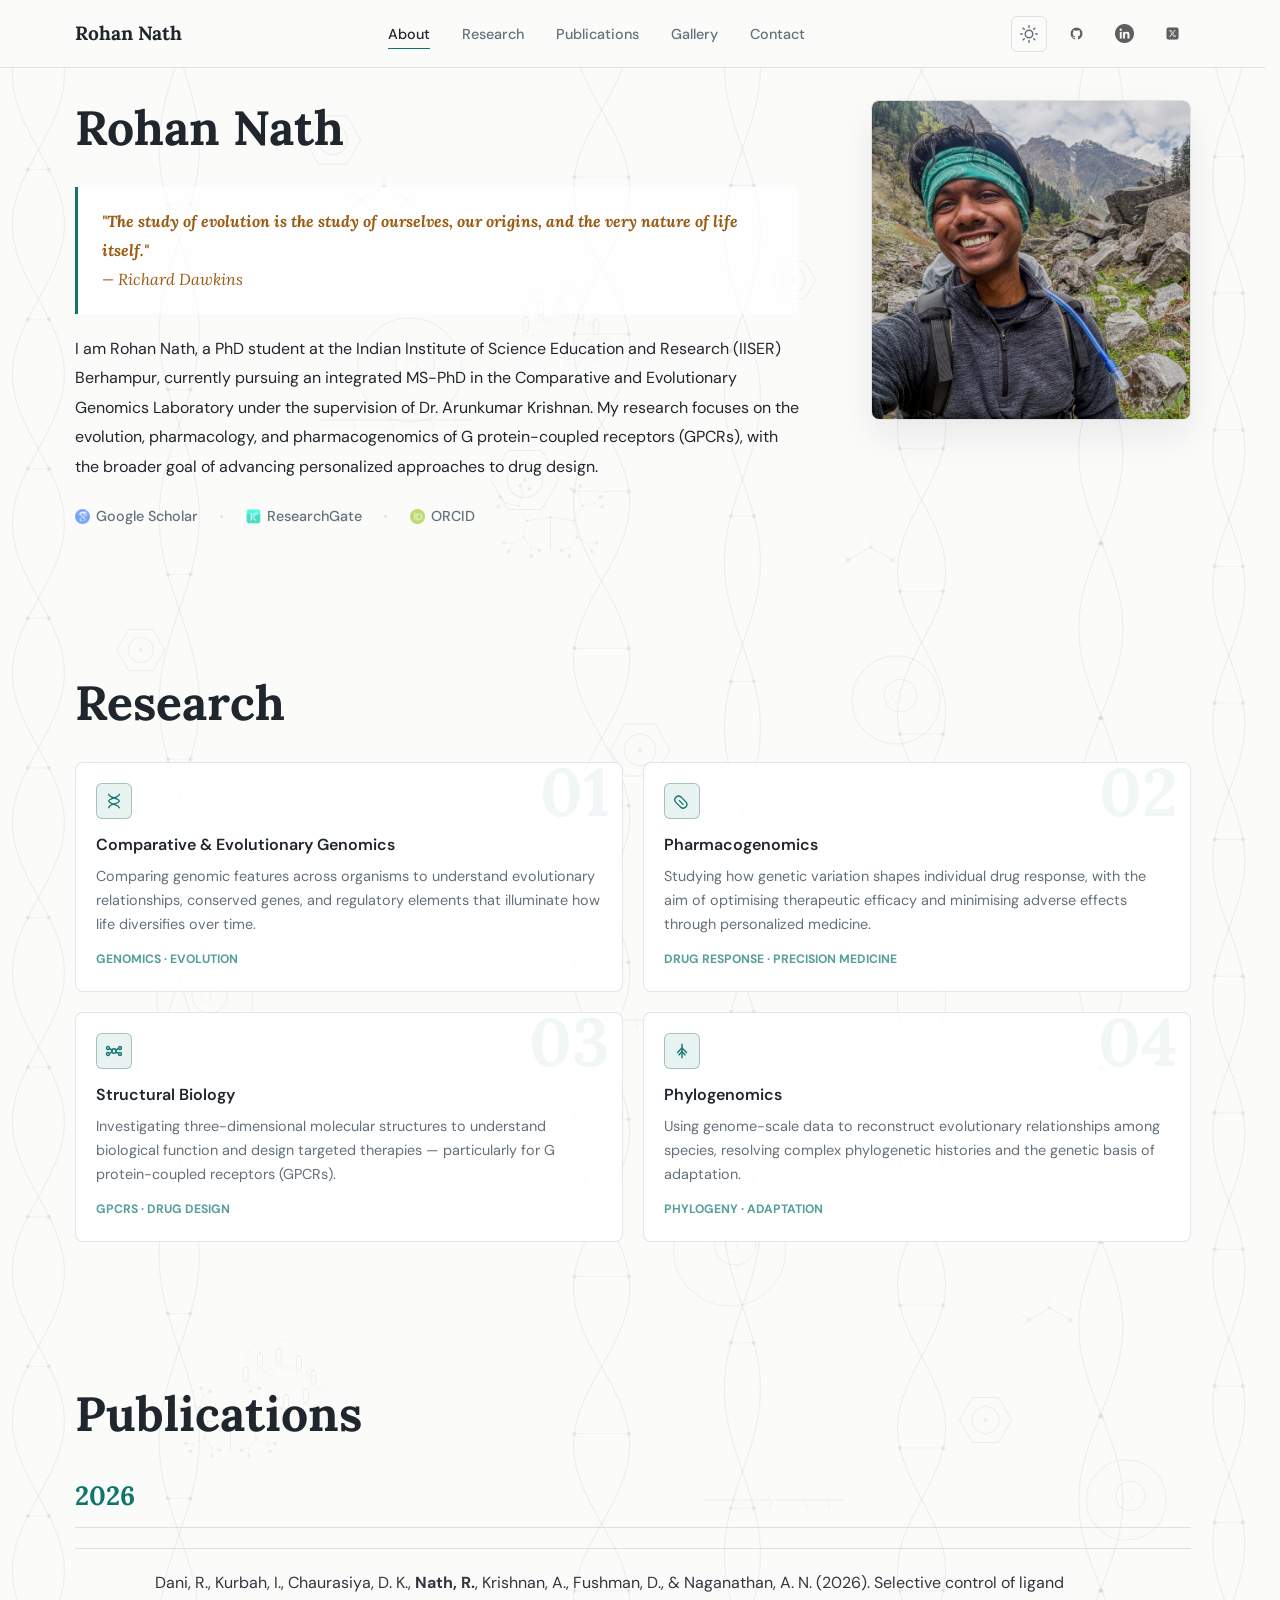
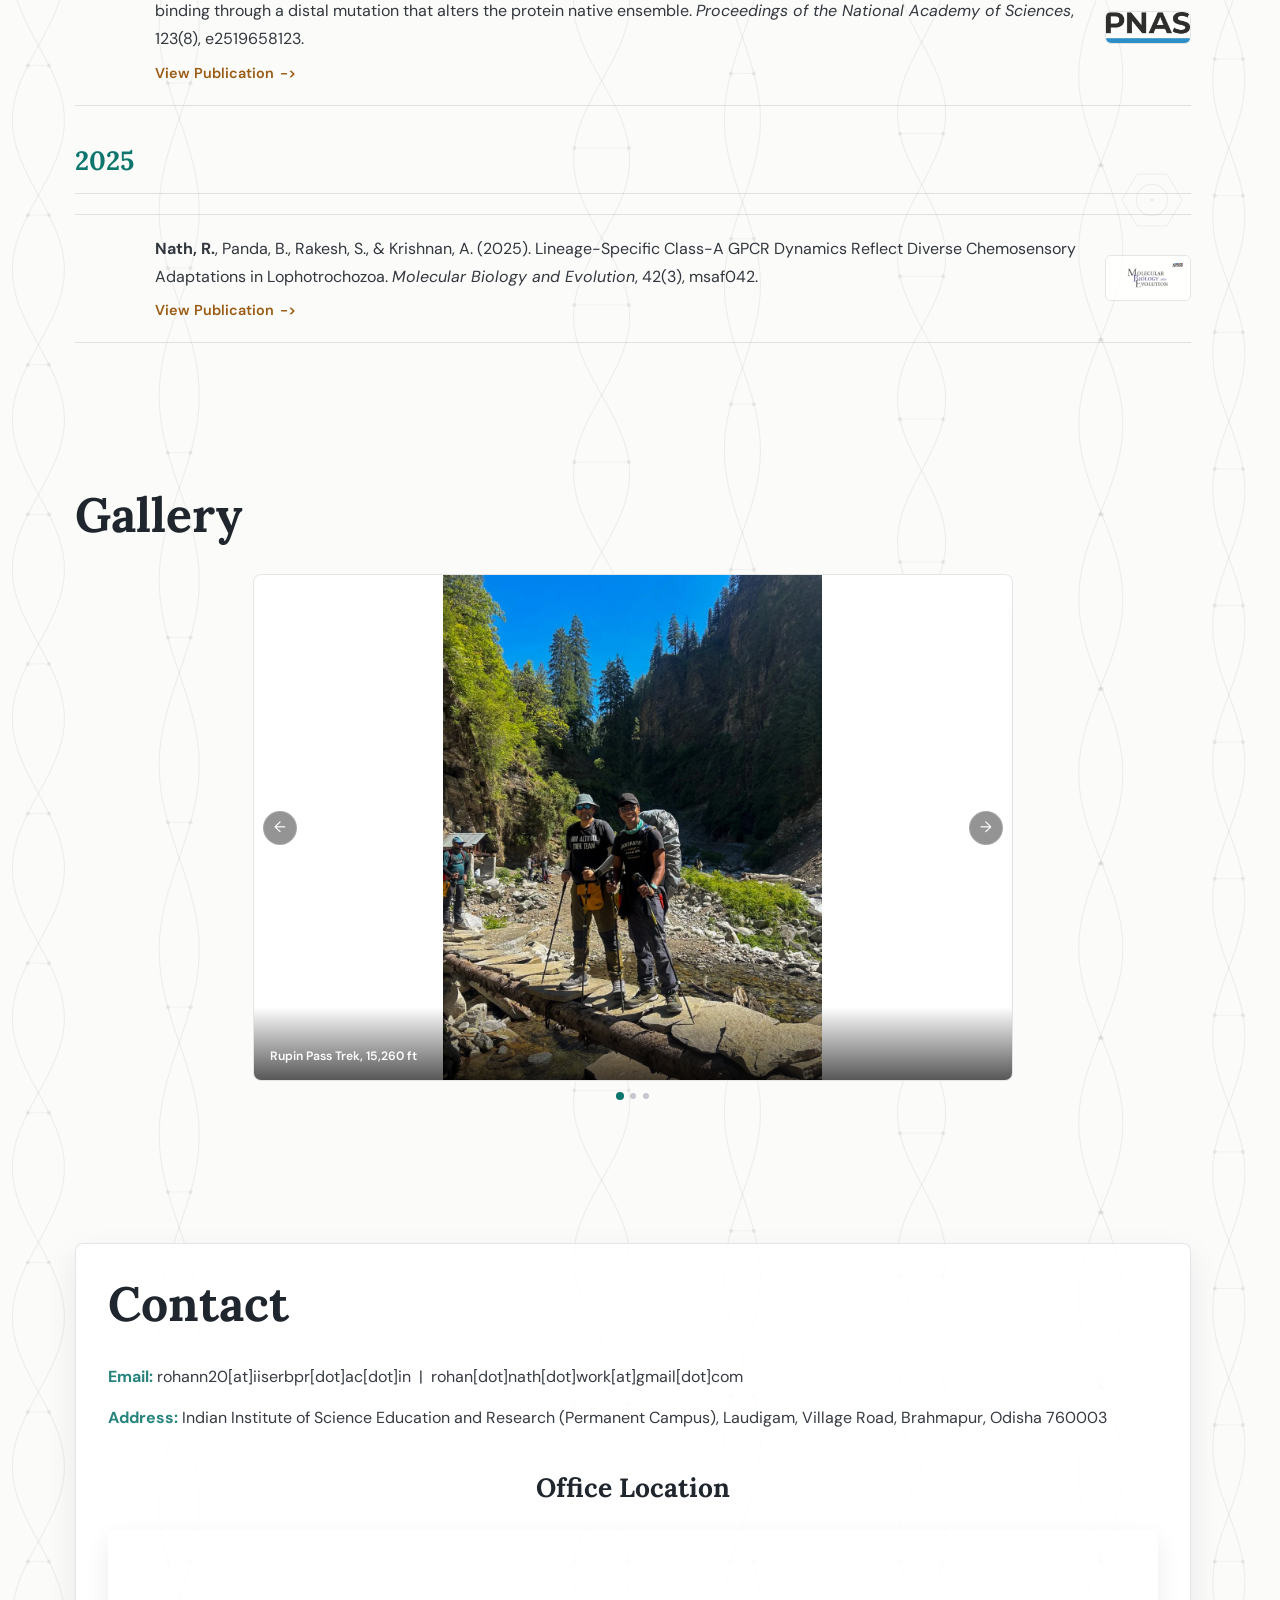
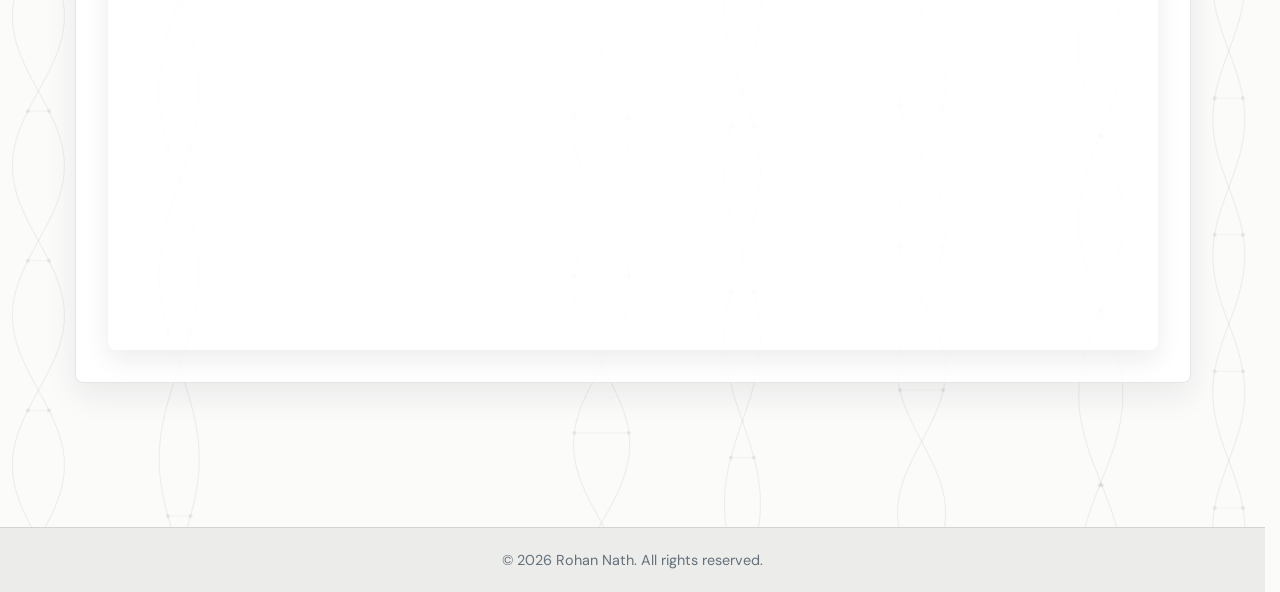
<file: index.html>
<!DOCTYPE html>
<html lang="en" data-theme="light">
<head>
  <meta charset="UTF-8">
  <meta name="viewport" content="width=device-width, initial-scale=1.0">
  <meta name="color-scheme" content="light dark">
  <title>Rohan Nath | Computational Biologist</title>
  <meta name="description" content="Rohan Nath is a computational biologist and PhD researcher studying GPCR evolution, pharmacogenomics, phylogenomics, and structural biology at IISER Berhampur.">
  <meta name="keywords" content="Rohan Nath, GPCR evolution, pharmacogenomics, phylogenomics, structural biology, evolutionary genomics, IISER Berhampur">
  <meta name="author" content="Rohan Nath">
  <meta name="robots" content="index, follow">
  <meta name="theme-color" content="#fbfbfa" media="(prefers-color-scheme: light)">
  <meta name="theme-color" content="#111111" media="(prefers-color-scheme: dark)">
  <link rel="canonical" href="https://rohan-nath-compbio.github.io/Portfolio/">

  <meta property="og:type" content="profile">
  <meta property="og:locale" content="en_US">
  <meta property="og:site_name" content="Rohan Nath Portfolio">
  <meta property="og:title" content="Rohan Nath | Computational Biologist">
  <meta property="og:description" content="PhD researcher at IISER Berhampur studying GPCR evolution, pharmacogenomics, phylogenomics, and structural biology.">
  <meta property="og:url" content="https://rohan-nath-compbio.github.io/Portfolio/">
  <meta property="og:image" content="https://rohan-nath-compbio.github.io/Portfolio/images/social-card.jpg">
  <meta property="og:image:secure_url" content="https://rohan-nath-compbio.github.io/Portfolio/images/social-card.jpg">
  <meta property="og:image:width" content="1200">
  <meta property="og:image:height" content="630">
  <meta property="og:image:alt" content="Portrait of Rohan Nath">
  <meta property="profile:first_name" content="Rohan">
  <meta property="profile:last_name" content="Nath">
  <meta name="twitter:card" content="summary_large_image">
  <meta name="twitter:title" content="Rohan Nath | Computational Biologist">
  <meta name="twitter:description" content="PhD researcher at IISER Berhampur studying GPCR evolution, pharmacogenomics, phylogenomics, and structural biology.">
  <meta name="twitter:image" content="https://rohan-nath-compbio.github.io/Portfolio/images/social-card.jpg">
  <meta name="twitter:image:alt" content="Portrait of Rohan Nath">
  <meta name="twitter:creator" content="@Rohan_Nath_">

  <link rel="preconnect" href="https://fonts.googleapis.com">
  <link rel="preconnect" href="https://fonts.gstatic.com" crossorigin>
  <link rel="preconnect" href="https://d1bxh8uas1mnw7.cloudfront.net">
  <link href="https://fonts.googleapis.com/css2?family=DM+Sans:ital,opsz,wght@0,9..40,300;0,9..40,400;0,9..40,500;0,9..40,600;1,9..40,400&amp;family=Lora:ital,wght@0,600;0,700;1,400&amp;display=swap" rel="stylesheet">
  <link rel="preload" href="images/about.webp" as="image" type="image/webp" fetchpriority="high">

  <link rel="stylesheet" href="assets/css/styles.css">
  <script type="application/ld+json">
    {
      "@context": "https://schema.org",
      "@type": "Person",
      "name": "Rohan Nath",
      "url": "https://rohan-nath-compbio.github.io/Portfolio/",
      "image": "https://rohan-nath-compbio.github.io/Portfolio/images/social-card.jpg",
      "jobTitle": "PhD researcher",
      "affiliation": {
        "@type": "CollegeOrUniversity",
        "name": "Indian Institute of Science Education and Research Berhampur"
      },
      "knowsAbout": [
        "G protein-coupled receptors",
        "GPCR evolution",
        "Pharmacogenomics",
        "Phylogenomics",
        "Structural biology",
        "Evolutionary genomics"
      ],
      "sameAs": [
        "https://scholar.google.com/citations?user=EPqHiLUAAAAJ&hl=en",
        "https://www.researchgate.net/profile/Rohan-Nath-8",
        "https://orcid.org/0009-0008-1303-8055",
        "https://github.com/RohanNathHERE",
        "https://www.linkedin.com/in/rohan-nath-iiserbpr/",
        "https://x.com/Rohan_Nath_"
      ]
    }
  </script>
</head>
<body>

  <div class="progress-bar" role="progressbar" aria-hidden="true"></div>

  <canvas id="bio-canvas" aria-hidden="true"></canvas>

  <header class="header">
    <div class="header-inner">
      <div class="logo">
        <a href="#about">
          <span class="logo-text">Rohan Nath</span>
        </a>
      </div>

      <nav aria-label="Primary navigation">
        <ul class="nav-menu" id="navMenu" role="list">
          <li><a href="#about"        class="nav-link" aria-current="page">About</a></li>
          <li><a href="#research"     class="nav-link">Research</a></li>
          <li><a href="#publications" class="nav-link">Publications</a></li>
          <li><a href="#gallery"      class="nav-link">Gallery</a></li>
          <li><a href="#contact"      class="nav-link">Contact</a></li>
          <li class="nav-socials" aria-label="Social links">
            <a href="https://github.com/RohanNathHERE" target="_blank" rel="me noopener" class="social-icon" aria-label="GitHub">
              <img src="images/github.png" alt="" class="social-img" width="19" height="19" decoding="async">
            </a>
            <a href="https://www.linkedin.com/in/rohan-nath-iiserbpr/" target="_blank" rel="me noopener" class="social-icon" aria-label="LinkedIn">
              <img src="images/linkedin.png" alt="" class="social-img" width="19" height="19" decoding="async">
            </a>
            <a href="https://x.com/Rohan_Nath_" target="_blank" rel="me noopener" class="social-icon" aria-label="X / Twitter">
              <img src="images/twitter.png" alt="" class="social-img" width="19" height="19" decoding="async">
            </a>
          </li>
        </ul>
      </nav>

      <div class="header-actions">
        <button class="theme-btn" id="themeBtn" type="button" aria-label="Toggle colour theme" title="Toggle theme">
          <svg class="icon-moon" viewBox="0 0 24 24" fill="none" stroke="currentColor" stroke-width="2" stroke-linecap="round" stroke-linejoin="round">
            <path d="M21 12.79A9 9 0 1 1 11.21 3 7 7 0 0 0 21 12.79z"/>
          </svg>
          <svg class="icon-sun" viewBox="0 0 24 24" fill="none" stroke="currentColor" stroke-width="2" stroke-linecap="round" stroke-linejoin="round">
            <circle cx="12" cy="12" r="5"/>
            <line x1="12" y1="1" x2="12" y2="3"/>
            <line x1="12" y1="21" x2="12" y2="23"/>
            <line x1="4.22" y1="4.22" x2="5.64" y2="5.64"/>
            <line x1="18.36" y1="18.36" x2="19.78" y2="19.78"/>
            <line x1="1" y1="12" x2="3" y2="12"/>
            <line x1="21" y1="12" x2="23" y2="12"/>
            <line x1="4.22" y1="19.78" x2="5.64" y2="18.36"/>
            <line x1="18.36" y1="5.64" x2="19.78" y2="4.22"/>
          </svg>
        </button>

        <a href="https://github.com/RohanNathHERE" target="_blank" rel="me noopener" class="social-icon" aria-label="GitHub">
          <img src="images/github.png" alt="" class="social-img" width="19" height="19" decoding="async">
        </a>
        <a href="https://www.linkedin.com/in/rohan-nath-iiserbpr/" target="_blank" rel="me noopener" class="social-icon" aria-label="LinkedIn">
          <img src="images/linkedin.png" alt="" class="social-img" width="19" height="19" decoding="async">
        </a>
        <a href="https://x.com/Rohan_Nath_" target="_blank" rel="me noopener" class="social-icon" aria-label="X / Twitter">
          <img src="images/twitter.png" alt="" class="social-img" width="19" height="19" decoding="async">
        </a>

        <button class="hamburger" id="hamburger" type="button" aria-label="Toggle navigation" aria-expanded="false" aria-controls="navMenu">
          <span></span><span></span><span></span>
        </button>
      </div>
    </div>
  </header>

  <main>
    <div class="page-wrap">

      <!-- ABOUT -->
      <section id="about" class="section-inner">
        <div class="about-grid">
          <div class="about-info">
            <h1 class="section-title reveal">Rohan Nath</h1>
            <blockquote class="about-quote reveal delay-1">
              <strong>"The study of evolution is the study of ourselves, our origins, and the very nature of life itself."</strong><br>— Richard Dawkins
            </blockquote>
            <p class="about-text reveal delay-2">I am Rohan Nath, a PhD student at the Indian Institute of Science Education and Research (IISER) Berhampur, currently pursuing an integrated MS-PhD in the Comparative and Evolutionary Genomics Laboratory under the supervision of Dr. Arunkumar Krishnan. My research focuses on the evolution, pharmacology, and pharmacogenomics of G protein-coupled receptors (GPCRs), with the broader goal of advancing personalized approaches to drug design.</p>

            <div class="about-links reveal delay-3">
              <a href="https://scholar.google.com/citations?user=EPqHiLUAAAAJ&amp;hl=en" target="_blank" rel="me noopener" class="about-link">
                <img src="images/google-scholar.png" alt="" width="15" height="15" decoding="async"> Google Scholar
              </a>
              <span class="link-sep" aria-hidden="true"></span>
              <a href="https://www.researchgate.net/profile/Rohan-Nath-8" target="_blank" rel="me noopener" class="about-link">
                <img src="images/researchgate.png" alt="" width="15" height="15" decoding="async"> ResearchGate
              </a>
              <span class="link-sep" aria-hidden="true"></span>
              <a href="https://orcid.org/0009-0008-1303-8055" target="_blank" rel="me noopener" class="about-link">
                <img src="images/orcid.png" alt="" width="15" height="15" decoding="async"> ORCID
              </a>
            </div>
          </div>

          <picture class="about-photo reveal delay-2">
            <source srcset="images/about.webp" type="image/webp">
            <img src="images/about.jpg" alt="Portrait of Rohan Nath" class="portrait" width="4032" height="3024" loading="eager" decoding="async" fetchpriority="high">
          </picture>
        </div>
      </section>

      <!-- RESEARCH -->
      <section id="research" class="section-inner">
        <h2 class="section-title reveal">Research</h2>
        <div class="research-grid">

          <div class="r-card reveal delay-1">
            <span class="r-num" aria-hidden="true">01</span>
            <div class="r-icon">
              <svg viewBox="0 0 24 24" fill="none" stroke="var(--accent)" stroke-width="1.8" stroke-linecap="round" stroke-linejoin="round">
                <path d="M5 3c0 5 14 5 14 9S5 16 5 21"/>
                <path d="M19 3c0 5-14 5-14 9s14 5 14 9"/>
              </svg>
            </div>
            <div class="r-title">Comparative &amp; Evolutionary Genomics</div>
            <div class="r-desc">Comparing genomic features across organisms to understand evolutionary relationships, conserved genes, and regulatory elements that illuminate how life diversifies over time.</div>
            <span class="r-tag">Genomics · Evolution</span>
          </div>

          <div class="r-card reveal delay-2">
            <span class="r-num" aria-hidden="true">02</span>
            <div class="r-icon">
              <svg viewBox="0 0 24 24" fill="none" stroke="var(--accent)" stroke-width="1.8" stroke-linecap="round" stroke-linejoin="round">
                <path d="M10.5 20.5 3.5 13.5a5 5 0 0 1 7-7l7 7a5 5 0 0 1-7 7z"/>
                <line x1="8.5" y1="11.5" x2="13.5" y2="16.5"/>
              </svg>
            </div>
            <div class="r-title">Pharmacogenomics</div>
            <div class="r-desc">Studying how genetic variation shapes individual drug response, with the aim of optimising therapeutic efficacy and minimising adverse effects through personalized medicine.</div>
            <span class="r-tag">Drug Response · Precision Medicine</span>
          </div>

          <div class="r-card reveal delay-3">
            <span class="r-num" aria-hidden="true">03</span>
            <div class="r-icon">
              <svg viewBox="0 0 24 24" fill="none" stroke="var(--accent)" stroke-width="1.8" stroke-linecap="round" stroke-linejoin="round">
                <circle cx="12" cy="12" r="3"/>
                <circle cx="4"  cy="8"  r="2"/>
                <circle cx="20" cy="8"  r="2"/>
                <circle cx="4"  cy="16" r="2"/>
                <circle cx="20" cy="16" r="2"/>
                <line x1="6"  y1="8.5"  x2="9.5"  y2="11"/>
                <line x1="18" y1="8.5"  x2="14.5" y2="11"/>
                <line x1="6"  y1="15.5" x2="9.5"  y2="13"/>
                <line x1="18" y1="15.5" x2="14.5" y2="13"/>
              </svg>
            </div>
            <div class="r-title">Structural Biology</div>
            <div class="r-desc">Investigating three-dimensional molecular structures to understand biological function and design targeted therapies — particularly for G protein-coupled receptors (GPCRs).</div>
            <span class="r-tag">GPCRs · Drug Design</span>
          </div>

          <div class="r-card reveal delay-4">
            <span class="r-num" aria-hidden="true">04</span>
            <div class="r-icon">
              <svg viewBox="0 0 24 24" fill="none" stroke="var(--accent)" stroke-width="1.8" stroke-linecap="round" stroke-linejoin="round">
                <path d="M12 3v18"/>
                <path d="M12 8 6 14"/>
                <path d="M12 8l6 6"/>
                <path d="M12 13 8 17"/>
                <path d="M12 13l4 4"/>
              </svg>
            </div>
            <div class="r-title">Phylogenomics</div>
            <div class="r-desc">Using genome-scale data to reconstruct evolutionary relationships among species, resolving complex phylogenetic histories and the genetic basis of adaptation.</div>
            <span class="r-tag">Phylogeny · Adaptation</span>
          </div>

        </div>
      </section>

      <!-- PUBLICATIONS -->
      <section id="publications" class="section-inner">
        <h2 class="section-title reveal">Publications</h2>

        <h3 class="year-heading reveal">2026</h3>
        <div class="pub-list">
          <div class="pub-item reveal delay-1">
            <div class="altmetric-embed"
                 data-badge-type="donut"
                 data-doi="10.1073/pnas.2519658123"
                 data-badge-popover="right"
                 data-hide-no-mentions="true">
            </div>
            <div class="pub-body">
              <p class="pub-citation">
                Dani, R., Kurbah, I., Chaurasiya, D. K., <strong>Nath, R.</strong>, Krishnan, A., Fushman, D., &amp; Naganathan, A. N. (2026). Selective control of ligand binding through a distal mutation that alters the protein native ensemble. <em>Proceedings of the National Academy of Sciences</em>, 123(8), e2519658123.
              </p>
              <a href="https://doi.org/10.1073/pnas.2519658123" target="_blank" rel="noopener" class="pub-link">View Publication</a>
            </div>
            <picture class="pub-thumb-wrap">
              <source srcset="images/pnas.webp" type="image/webp">
              <img src="images/pnas.jpg" alt="Proceedings of the National Academy of Sciences" class="pub-thumb" width="1168" height="432" loading="lazy" decoding="async">
            </picture>
          </div>
        </div>

        <h3 class="year-heading reveal">2025</h3>
        <div class="pub-list">
          <div class="pub-item reveal delay-1">
            <div class="altmetric-embed"
                 data-badge-type="donut"
                 data-doi="10.1093/molbev/msaf042"
                 data-badge-popover="right"
                 data-hide-no-mentions="true">
            </div>
            <div class="pub-body">
              <p class="pub-citation">
                <strong>Nath, R.</strong>, Panda, B., Rakesh, S., &amp; Krishnan, A. (2025). Lineage-Specific Class-A GPCR Dynamics Reflect Diverse Chemosensory Adaptations in Lophotrochozoa. <em>Molecular Biology and Evolution</em>, 42(3), msaf042.
              </p>
              <a href="https://doi.org/10.1093/molbev/msaf042" target="_blank" rel="noopener" class="pub-link">View Publication</a>
            </div>
            <picture class="pub-thumb-wrap">
              <source srcset="images/mbe.webp" type="image/webp">
              <img src="images/mbe.png" alt="Molecular Biology and Evolution" class="pub-thumb" width="480" height="252" loading="lazy" decoding="async">
            </picture>
          </div>
        </div>
      </section>

      <section id="gallery" class="section-inner">
        <h2 class="section-title reveal">Gallery</h2>
        <div class="gallery-wrap reveal delay-1">
          <div class="gallery-track" id="galleryTrack">

            <div class="gallery-slide">
              <picture>
                <source srcset="images/gallery/rupin-pass.webp" type="image/webp">
                <img src="images/gallery/rupin-pass.jpg" alt="Rupin Pass trek" width="960" height="1280" loading="lazy" decoding="async">
              </picture>
              <div class="gallery-caption">Rupin Pass Trek, 15,260 ft</div>
            </div>

            <div class="gallery-slide">
              <picture>
                <source srcset="images/gallery/sandakphu-phalut.webp" type="image/webp">
                <img src="images/gallery/sandakphu-phalut.jpg" alt="Sandakphu-Phalut trek" width="1200" height="1600" loading="lazy" decoding="async">
              </picture>
              <div class="gallery-caption">Sandakphu-Phalut Trek, 11,929 ft</div>
            </div>

            <div class="gallery-slide">
              <picture>
                <source srcset="images/gallery/marathon.webp" type="image/webp">
                <img src="images/gallery/marathon.jpg" alt="Marathon and endurance running" width="738" height="1600" loading="lazy" decoding="async">
              </picture>
              <div class="gallery-caption">Marathon Participation and Endurance Running</div>
            </div>

          </div>
          <button class="gallery-arrow prev" aria-label="Previous slide">&#8592;</button>
          <button class="gallery-arrow next" aria-label="Next slide">&#8594;</button>
        </div>
        <div class="gallery-dots" id="galleryDots" role="tablist" aria-label="Gallery slides"></div>
      </section>

      <!-- CONTACT -->
      <section id="contact" class="section-inner">
        <div class="contact-card reveal">
          <h2 class="section-title">Contact</h2>
          <p class="contact-row"><strong>Email:</strong> rohann20[at]iiserbpr[dot]ac[dot]in &nbsp;|&nbsp; rohan[dot]nath[dot]work[at]gmail[dot]com</p>
          <p class="contact-row"><strong>Address:</strong> Indian Institute of Science Education and Research (Permanent Campus), Laudigam, Village Road, Brahmapur, Odisha 760003</p>
          <h3 class="map-heading">Office Location</h3>
          <iframe
            src="https://www.google.com/maps/embed?pb=!1m18!1m12!1m3!1d33266.49639580708!2d84.8441635880854!3d19.205376932722952!2m3!1f0!2f0!3f0!3m2!1i1024!2i768!4f13.1!3m3!1m2!1s0x3a3d5c0ea3b96c51%3A0xc65c771b520b146b!2sIndian%20Institute%20of%20Science%20Education%20and%20Research%20Berhampur%20(Permanent%20Campus)!5e1!3m2!1sen!2sin!4v1763910795419!5m2!1sen!2sin"
            width="100%" height="420"
            style="border:0;" allowfullscreen="" loading="lazy"
            referrerpolicy="no-referrer-when-downgrade"
            title="Office Location Map"
            class="map-iframe">
          </iframe>
        </div>
      </section>

    </div>
  </main>

  <footer class="footer">
    <p class="footer-text">© 2026 Rohan Nath. All rights reserved.</p>
  </footer>

  <a href="#about" class="back-top" id="backTop" aria-label="Back to top">↑</a>

  <script src="assets/js/main.js" defer></script>
  <script src="assets/js/bio-canvas.js" defer></script>
  <script src="https://d1bxh8uas1mnw7.cloudfront.net/assets/embed.js" defer></script>

</body>
</html>
</file>
<file: assets/css/styles.css>
@layer base, tokens, layout, components, utilities;

@layer tokens {
  :root {
    --bg: #111111;
    --surface: rgba(25, 25, 25, 0.82);
    --surface-2: #202020;
    --border: rgba(255, 255, 255, 0.11);
    --text: #f5f2ec;
    --text-muted: #b9b3a9;
    --accent: #7dd3c7;
    --accent-2: #d6a05f;
    --shadow: rgba(0, 0, 0, 0.32);

    --space-xs: 0.5rem;
    --space-sm: 0.75rem;
    --space-md: 1.25rem;
    --space-lg: 2rem;
    --space-xl: 4.5rem;

    --text-xs: 0.76rem;
    --text-sm: 0.9rem;
    --text-base: 1rem;
    --text-lg: 1.2rem;
    --text-xl: 1.65rem;
    --text-2xl: 2.2rem;
    --text-3xl: 3rem;

    --ease-spring: cubic-bezier(0.34, 1.56, 0.64, 1);
    --ease-out: cubic-bezier(0.22, 1, 0.36, 1);
    --dur-fast: 160ms;
    --dur-mid: 280ms;
    --dur-slow: 460ms;

    --r-sm: 6px;
    --r-md: 8px;
    --r-lg: 8px;
    --header-h: 68px;
  }

  [data-theme="light"] {
    --bg: #fbfbfa;
    --surface: rgba(255, 255, 255, 0.88);
    --surface-2: #ffffff;
    --border: rgba(31, 41, 55, 0.12);
    --text: #20262d;
    --text-muted: #64707a;
    --accent: #0f766e;
    --accent-2: #9a5b13;
    --shadow: rgba(20, 27, 35, 0.08);
  }
}

@layer base {
  *, *::before, *::after {
    box-sizing: border-box;
    margin: 0;
    padding: 0;
  }

  html {
    scroll-behavior: smooth;
    scrollbar-gutter: stable;
    -webkit-text-size-adjust: 100%;
  }

  body {
    min-height: 100dvh;
    display: flex;
    flex-direction: column;
    overflow-x: clip;
    background: var(--bg);
    color: var(--text);
    font-family: "DM Sans", system-ui, -apple-system, BlinkMacSystemFont, "Segoe UI", sans-serif;
    font-size: var(--text-base);
    line-height: 1.7;
    transition: background-color var(--dur-slow) var(--ease-out), color var(--dur-slow) var(--ease-out);
    -webkit-font-smoothing: antialiased;
    text-rendering: optimizeLegibility;
  }

  img {
    max-width: 100%;
    display: block;
  }

  a {
    color: inherit;
  }

  button {
    font: inherit;
    cursor: pointer;
  }

  section {
    scroll-margin-top: calc(var(--header-h) + 1rem);
  }

  :focus-visible {
    outline: 2px solid var(--accent);
    outline-offset: 3px;
    border-radius: 4px;
  }

  @media (prefers-reduced-motion: reduce) {
    *, *::before, *::after {
      animation-duration: 0.001ms !important;
      animation-iteration-count: 1 !important;
      transition-duration: 0.001ms !important;
    }

    html {
      scroll-behavior: auto;
    }
  }
}

@layer layout {
  .page-wrap,
  .header-inner {
    width: min(100%, 1180px);
    margin-inline: auto;
    padding-inline: var(--space-lg);
  }

  .section-inner {
    padding-block: var(--space-xl);
  }

  .section-inner:first-of-type {
    padding-top: var(--space-lg);
  }
}

@supports (animation-timeline: scroll()) {
  @keyframes progress-grow {
    from { transform: scaleX(0); }
    to { transform: scaleX(1); }
  }

  .progress-bar {
    position: fixed;
    top: 0;
    left: 0;
    width: 100%;
    height: 2px;
    background: linear-gradient(90deg, var(--accent), var(--accent-2));
    transform: scaleX(0);
    transform-origin: left;
    z-index: 9999;
    animation: progress-grow linear;
    animation-timeline: scroll(root block);
  }
}

.progress-bar:not([data-css-driven]) {
  position: fixed;
  top: 0;
  left: 0;
  width: var(--progress, 0%);
  height: 2px;
  background: linear-gradient(90deg, var(--accent), var(--accent-2));
  z-index: 9999;
  transition: width 50ms linear;
}

#bio-canvas {
  display: none;
  position: fixed;
  inset: 0;
  pointer-events: none;
  z-index: 0;
  opacity: 0;
  transition: opacity var(--dur-slow) ease;
}

[data-theme="light"] #bio-canvas {
  display: block;
  opacity: 1;
}

main,
footer {
  position: relative;
  z-index: 1;
}

@layer components {
  .header {
    position: sticky;
    top: 0;
    height: var(--header-h);
    z-index: 100;
    background: color-mix(in srgb, var(--bg) 86%, transparent);
    border-bottom: 1px solid var(--border);
    backdrop-filter: blur(18px) saturate(140%);
    -webkit-backdrop-filter: blur(18px) saturate(140%);
  }

  .header-inner {
    height: 100%;
    display: flex;
    align-items: center;
    justify-content: space-between;
    gap: var(--space-md);
  }

  .logo a {
    display: inline-flex;
    align-items: center;
    text-decoration: none;
  }

  .logo-text {
    font-family: "Lora", Georgia, serif;
    font-size: var(--text-lg);
    font-weight: 700;
    color: var(--text);
    transition: color var(--dur-fast) ease;
  }

  .logo-text:hover {
    color: var(--accent);
  }

  .nav-menu {
    display: flex;
    align-items: center;
    gap: var(--space-lg);
    list-style: none;
  }

  .nav-link {
    position: relative;
    padding-block: 0.35rem;
    color: var(--text-muted);
    font-size: var(--text-sm);
    font-weight: 500;
    text-decoration: none;
    transition: color var(--dur-fast) ease;
  }

  .nav-link::after {
    content: "";
    position: absolute;
    left: 0;
    bottom: 0;
    width: 100%;
    height: 1px;
    background: var(--accent);
    transform: scaleX(0);
    transform-origin: left;
    transition: transform var(--dur-mid) var(--ease-out);
  }

  .nav-link:hover,
  .nav-link[aria-current="page"] {
    color: var(--text);
  }

  .nav-link:hover::after,
  .nav-link[aria-current="page"]::after {
    transform: scaleX(1);
  }

  .nav-socials {
    display: none;
  }

  .header-actions {
    display: flex;
    align-items: center;
    gap: var(--space-sm);
  }

  .social-icon,
  .theme-btn {
    width: 36px;
    height: 36px;
    display: inline-flex;
    align-items: center;
    justify-content: center;
    border-radius: var(--r-sm);
  }

  .social-icon {
    text-decoration: none;
    transition: background var(--dur-fast) ease, transform var(--dur-fast) var(--ease-spring);
  }

  .social-icon:hover {
    background: var(--surface-2);
    transform: translateY(-1px);
  }

  .social-img {
    width: 19px;
    height: 19px;
    opacity: 0.62;
    filter: grayscale(1) brightness(0) invert(1);
    transition: opacity var(--dur-fast) ease, filter var(--dur-fast) ease;
  }

  [data-theme="light"] .social-img {
    filter: grayscale(1);
  }

  .social-icon:hover .social-img {
    opacity: 0.95;
  }

  .theme-btn {
    position: relative;
    overflow: hidden;
    border: 1px solid var(--border);
    background: transparent;
    color: var(--text-muted);
    transition: border-color var(--dur-fast) ease, background var(--dur-fast) ease, color var(--dur-fast) ease;
  }

  .theme-btn:hover {
    border-color: color-mix(in srgb, var(--accent) 65%, var(--border));
    background: var(--surface);
    color: var(--text);
  }

  .theme-btn svg {
    position: absolute;
    width: 18px;
    height: 18px;
    transition: transform var(--dur-slow) var(--ease-spring), opacity var(--dur-mid) ease;
  }

  .theme-btn .icon-moon {
    transform: rotate(0) scale(1);
    opacity: 1;
  }

  .theme-btn .icon-sun {
    transform: rotate(90deg) scale(0.5);
    opacity: 0;
  }

  [data-theme="light"] .theme-btn .icon-moon {
    transform: rotate(-90deg) scale(0.5);
    opacity: 0;
  }

  [data-theme="light"] .theme-btn .icon-sun {
    transform: rotate(0) scale(1);
    opacity: 1;
  }

  .hamburger {
    display: none;
    flex-direction: column;
    align-items: center;
    justify-content: center;
    gap: 5px;
    padding: 8px;
    border: 0;
    border-radius: var(--r-sm);
    background: transparent;
    color: var(--text-muted);
    transition: background var(--dur-fast) ease, color var(--dur-fast) ease;
  }

  .hamburger:hover,
  .hamburger[aria-expanded="true"] {
    background: var(--surface-2);
    color: var(--text);
  }

  .hamburger span {
    display: block;
    width: 22px;
    height: 2px;
    background: currentColor;
    border-radius: 999px;
    transition: transform var(--dur-mid) var(--ease-spring), opacity var(--dur-fast) ease;
  }

  .hamburger[aria-expanded="true"] span:nth-child(1) {
    transform: rotate(45deg) translate(5px, 5px);
  }

  .hamburger[aria-expanded="true"] span:nth-child(2) {
    opacity: 0;
    transform: scaleX(0);
  }

  .hamburger[aria-expanded="true"] span:nth-child(3) {
    transform: rotate(-45deg) translate(5px, -5px);
  }

  .about-grid {
    display: grid;
    grid-template-columns: minmax(0, 1fr) minmax(240px, 320px);
    gap: var(--space-xl);
    align-items: start;
  }

  .section-title {
    margin-bottom: var(--space-lg);
    color: var(--text);
    font-family: "Lora", Georgia, serif;
    font-size: var(--text-3xl);
    font-weight: 700;
    line-height: 1.15;
    text-wrap: balance;
  }

  .about-quote {
    margin-block: var(--space-md);
    padding: var(--space-md) var(--space-md) var(--space-md) calc(var(--space-md) + 4px);
    border-left: 3px solid var(--accent);
    border-radius: 0 var(--r-sm) var(--r-sm) 0;
    background: color-mix(in srgb, var(--surface) 78%, transparent);
    color: var(--accent-2);
    font-family: "Lora", Georgia, serif;
    font-size: var(--text-base);
    font-style: italic;
    line-height: 1.8;
  }

  .about-text {
    margin-bottom: var(--space-sm);
    color: var(--text);
    line-height: 1.85;
    opacity: 0.9;
    text-wrap: pretty;
  }

  .about-links {
    display: flex;
    flex-wrap: wrap;
    align-items: center;
    gap: 0.4rem 1.4rem;
    margin-top: var(--space-md);
  }

  .about-link {
    position: relative;
    display: inline-flex;
    align-items: center;
    gap: 0.4rem;
    padding-block: 0.15rem;
    color: var(--text-muted);
    font-size: var(--text-sm);
    font-weight: 500;
    text-decoration: none;
    transition: color var(--dur-fast) ease;
  }

  .about-link::after {
    content: "";
    position: absolute;
    left: 0;
    bottom: 0;
    width: 0;
    height: 1px;
    background: var(--accent);
    transition: width var(--dur-mid) var(--ease-out);
  }

  .about-link:hover {
    color: var(--accent);
  }

  .about-link:hover::after {
    width: 100%;
  }

  .about-link img {
    width: 15px;
    height: 15px;
    opacity: 0.72;
  }

  .link-sep {
    width: 3px;
    height: 3px;
    flex-shrink: 0;
    border-radius: 999px;
    background: var(--border);
  }

  .about-photo {
    display: block;
  }

  .portrait {
    width: 100%;
    height: auto;
    aspect-ratio: 1;
    object-fit: cover;
    border: 1px solid var(--border);
    border-radius: var(--r-lg);
    box-shadow: 0 16px 36px var(--shadow);
    transition: transform var(--dur-slow) var(--ease-out), box-shadow var(--dur-slow) var(--ease-out);
  }

  .about-photo:hover .portrait {
    transform: translateY(-2px);
    box-shadow: 0 18px 42px var(--shadow);
  }

  .research-grid {
    display: grid;
    grid-template-columns: repeat(2, minmax(0, 1fr));
    gap: var(--space-md);
  }

  .r-card {
    position: relative;
    overflow: hidden;
    min-height: 100%;
    padding: var(--space-md);
    border: 1px solid var(--border);
    border-radius: var(--r-lg);
    background: var(--surface);
    contain: layout style;
    transition: border-color var(--dur-mid) ease, transform var(--dur-mid) var(--ease-out), box-shadow var(--dur-mid) ease;
  }

  .r-card:hover {
    border-color: color-mix(in srgb, var(--accent) 38%, var(--border));
    transform: translateY(-3px);
    box-shadow: 0 14px 32px var(--shadow);
  }

  .r-num {
    position: absolute;
    top: -0.3rem;
    right: 0.75rem;
    color: var(--accent);
    font-family: "Lora", Georgia, serif;
    font-size: 4.2rem;
    font-weight: 700;
    line-height: 1;
    opacity: 0.06;
    pointer-events: none;
    user-select: none;
  }

  .r-icon {
    width: 36px;
    height: 36px;
    display: flex;
    align-items: center;
    justify-content: center;
    margin-bottom: var(--space-sm);
    border: 1px solid color-mix(in srgb, var(--accent) 24%, var(--border));
    border-radius: var(--r-sm);
    background: color-mix(in srgb, var(--accent) 9%, transparent);
  }

  .r-icon svg {
    width: 18px;
    height: 18px;
  }

  .r-title {
    margin-bottom: 0.45rem;
    color: var(--text);
    font-size: var(--text-base);
    font-weight: 600;
  }

  .r-desc {
    color: var(--text-muted);
    font-size: var(--text-sm);
    line-height: 1.65;
  }

  .r-tag {
    display: inline-block;
    margin-top: var(--space-sm);
    color: var(--accent);
    font-size: var(--text-xs);
    font-weight: 700;
    text-transform: uppercase;
    opacity: 0.7;
  }

  .year-heading {
    margin-top: var(--space-lg);
    margin-bottom: var(--space-md);
    padding-bottom: 0.6rem;
    border-bottom: 1px solid var(--border);
    color: var(--accent);
    font-family: "Lora", Georgia, serif;
    font-size: var(--text-xl);
    font-weight: 700;
  }

  .pub-item {
    position: relative;
    display: flex;
    align-items: flex-start;
    gap: var(--space-md);
    padding-block: var(--space-md);
    border-bottom: 1px solid var(--border);
    transition: padding-left var(--dur-mid) var(--ease-out);
  }

  .pub-item:first-child {
    border-top: 1px solid var(--border);
  }

  .pub-item::before {
    content: "";
    position: absolute;
    left: 0;
    top: 50%;
    width: 2px;
    height: 54%;
    border-radius: 999px;
    background: var(--accent);
    transform: translateY(-50%) scaleY(0);
    transition: transform var(--dur-mid) var(--ease-out);
  }

  .pub-item:hover {
    padding-left: 0.75rem;
  }

  .pub-item:hover::before {
    transform: translateY(-50%) scaleY(1);
  }

  .altmetric-embed {
    width: 60px;
    flex-shrink: 0;
    align-self: center;
    display: flex;
    align-items: center;
    justify-content: center;
  }

  .pub-body {
    flex: 1;
    display: flex;
    flex-direction: column;
    gap: 0.45rem;
  }

  .pub-citation {
    color: var(--text);
    line-height: 1.75;
    opacity: 0.92;
  }

  .pub-link {
    display: inline-flex;
    align-items: center;
    gap: 0.4rem;
    align-self: flex-start;
    color: var(--accent-2);
    font-size: var(--text-sm);
    font-weight: 600;
    text-decoration: none;
    transition: color var(--dur-fast) ease, gap var(--dur-mid) var(--ease-out);
  }

  .pub-link::after {
    content: "->";
    display: inline-block;
    transition: transform var(--dur-mid) var(--ease-out);
  }

  .pub-link:hover {
    gap: 0.6rem;
    color: var(--accent);
  }

  .pub-link:hover::after {
    transform: translateX(3px);
  }

  .pub-thumb-wrap {
    max-width: 86px;
    flex-shrink: 0;
    align-self: center;
  }

  .pub-thumb {
    width: 100%;
    height: auto;
    border: 1px solid var(--border);
    border-radius: var(--r-sm);
    opacity: 0.82;
    transition: opacity var(--dur-fast) ease, transform var(--dur-mid) var(--ease-out);
  }

  .pub-item:hover .pub-thumb {
    opacity: 1;
    transform: translateY(-1px);
  }

  .gallery-wrap {
    position: relative;
    max-width: 760px;
    margin: var(--space-sm) auto 0;
  }

  .gallery-track {
    display: flex;
    gap: 1rem;
    overflow-x: auto;
    scroll-snap-type: x mandatory;
    -webkit-overflow-scrolling: touch;
    scrollbar-width: none;
    border-radius: var(--r-lg);
  }

  .gallery-track::-webkit-scrollbar {
    display: none;
  }

  .gallery-slide {
    position: relative;
    flex: 0 0 100%;
    overflow: hidden;
    aspect-ratio: 3 / 2;
    scroll-snap-align: start;
    border: 1px solid var(--border);
    border-radius: var(--r-lg);
    background: var(--surface-2);
    box-shadow: 0 10px 28px var(--shadow);
  }

  .gallery-slide picture {
    display: block;
    width: 100%;
    height: 100%;
  }

  .gallery-slide img {
    width: 100%;
    height: 100%;
    display: block;
    object-fit: contain;
    object-position: center;
  }

  .gallery-caption {
    position: absolute;
    right: 0;
    bottom: 0;
    left: 0;
    padding: 2.4rem 1rem 0.85rem;
    background: linear-gradient(to top, rgba(0, 0, 0, 0.66), transparent);
    color: #fff;
    font-size: var(--text-xs);
    font-weight: 600;
    pointer-events: none;
  }

  .gallery-arrow {
    position: absolute;
    top: 50%;
    width: 34px;
    height: 34px;
    display: flex;
    align-items: center;
    justify-content: center;
    border: 1px solid rgba(255, 255, 255, 0.18);
    border-radius: 999px;
    background: rgba(0, 0, 0, 0.42);
    color: #fff;
    font-size: 0.95rem;
    backdrop-filter: blur(8px);
    transform: translateY(-50%);
    transition: background var(--dur-fast) ease, transform var(--dur-fast) var(--ease-spring);
    z-index: 10;
  }

  .gallery-arrow.prev {
    left: 10px;
  }

  .gallery-arrow.next {
    right: 10px;
  }

  .gallery-arrow:hover {
    background: color-mix(in srgb, var(--accent) 82%, #000);
    transform: translateY(-50%) scale(1.04);
  }

  .gallery-dots {
    display: flex;
    justify-content: center;
    gap: 7px;
    margin-top: var(--space-sm);
  }

  .gallery-dot {
    width: 6px;
    height: 6px;
    border: 0;
    border-radius: 999px;
    background: color-mix(in srgb, var(--text-muted) 36%, transparent);
    transition: background var(--dur-fast) ease, transform var(--dur-fast) var(--ease-spring);
  }

  .gallery-dot.active {
    background: var(--accent);
    transform: scale(1.35);
  }

  .contact-card {
    padding: var(--space-lg);
    border: 1px solid var(--border);
    border-radius: var(--r-lg);
    background: var(--surface);
    box-shadow: 0 12px 32px var(--shadow);
  }

  .contact-row {
    margin-bottom: var(--space-sm);
    color: var(--text);
    line-height: 1.8;
    opacity: 0.9;
  }

  .contact-row strong {
    color: var(--accent);
    font-weight: 700;
  }

  .map-heading {
    margin-block: var(--space-lg) var(--space-md);
    color: var(--text);
    font-family: "Lora", Georgia, serif;
    font-size: var(--text-xl);
    font-weight: 700;
    text-align: center;
  }

  .map-iframe {
    display: block;
    min-height: 340px;
    border: 1px solid var(--border);
    border-radius: var(--r-md);
    box-shadow: 0 10px 26px var(--shadow);
  }

  .footer {
    margin-top: var(--space-xl);
    padding-block: var(--space-md);
    border-top: 1px solid var(--border);
    background: color-mix(in srgb, var(--bg) 94%, #000);
    text-align: center;
  }

  .footer-text {
    color: var(--text-muted);
    font-size: var(--text-sm);
  }

  .back-top {
    position: fixed;
    right: var(--space-lg);
    bottom: var(--space-lg);
    width: 40px;
    height: 40px;
    display: flex;
    align-items: center;
    justify-content: center;
    border: 1px solid var(--border);
    border-radius: 999px;
    background: var(--surface-2);
    color: var(--text-muted);
    font-size: 1rem;
    text-decoration: none;
    opacity: 0;
    pointer-events: none;
    transform: translateY(10px);
    transition: opacity var(--dur-mid) ease, transform var(--dur-mid) var(--ease-out), background var(--dur-fast) ease, color var(--dur-fast) ease;
    z-index: 50;
  }

  .back-top.visible {
    opacity: 1;
    pointer-events: auto;
    transform: translateY(0);
  }

  .back-top:hover {
    border-color: var(--accent);
    background: var(--accent);
    color: #101010;
  }
}

@layer utilities {
  .reveal {
    opacity: 0;
    transform: translateY(22px);
    transition: opacity var(--dur-slow) var(--ease-out), transform var(--dur-slow) var(--ease-out);
  }

  .reveal.visible {
    opacity: 1;
    transform: translateY(0);
  }

  .delay-1 { transition-delay: 80ms; }
  .delay-2 { transition-delay: 150ms; }
  .delay-3 { transition-delay: 220ms; }
  .delay-4 { transition-delay: 290ms; }

  @supports (animation-timeline: view()) {
    @keyframes reveal-up {
      from {
        opacity: 0;
        transform: translateY(18px);
      }
      to {
        opacity: 1;
        transform: translateY(0);
      }
    }

    .reveal {
      opacity: 1;
      transform: none;
      animation: reveal-up linear both;
      animation-timeline: view();
      animation-range: entry 0% entry 30%;
    }

    .reveal.visible {
      opacity: 1;
      transform: none;
    }
  }
}

@media (max-width: 900px) {
  :root {
    --text-3xl: 2.45rem;
    --space-xl: 3.6rem;
  }

  .about-grid {
    grid-template-columns: 1fr;
  }

  .about-photo {
    order: -1;
    max-width: 240px;
    margin-inline: auto;
  }

  .research-grid {
    grid-template-columns: 1fr;
  }
}

@media (max-width: 720px) {
  :root {
    --header-h: 60px;
    --text-3xl: 2.15rem;
    --text-xl: 1.45rem;
    --space-lg: 1.25rem;
    --space-xl: 3rem;
  }

  .page-wrap,
  .header-inner {
    padding-inline: var(--space-md);
  }

  .header-actions .social-icon {
    display: none;
  }

  .nav-menu {
    position: fixed;
    top: var(--header-h);
    right: 0;
    left: 0;
    z-index: 90;
    display: flex;
    flex-direction: column;
    align-items: stretch;
    gap: 0;
    padding: var(--space-sm) var(--space-md);
    border-bottom: 1px solid var(--border);
    background: color-mix(in srgb, var(--bg) 96%, transparent);
    backdrop-filter: blur(20px) saturate(140%);
    -webkit-backdrop-filter: blur(20px) saturate(140%);
    transform-origin: top;
    opacity: 0;
    pointer-events: none;
    visibility: hidden;
    transform: translateY(-0.5rem) scaleY(0.96);
    transition: opacity var(--dur-mid) ease, transform var(--dur-mid) var(--ease-spring), visibility 0s linear var(--dur-mid);
  }

  .nav-menu.open {
    opacity: 1;
    pointer-events: auto;
    visibility: visible;
    transform: translateY(0) scaleY(1);
    transition-delay: 0s;
  }

  .nav-menu li {
    width: 100%;
  }

  .nav-link {
    display: block;
    width: 100%;
    padding: 0.85rem 0.5rem;
    border-bottom: 1px solid var(--border);
  }

  .nav-socials {
    display: flex;
    align-items: center;
    gap: var(--space-xs);
    padding-top: var(--space-sm);
  }

  .nav-socials .social-icon {
    display: inline-flex;
    border: 1px solid var(--border);
    background: var(--surface);
  }

  .hamburger {
    display: flex;
  }

  .pub-thumb-wrap {
    display: none;
  }

  .gallery-slide {
    aspect-ratio: 4 / 5;
  }

  .map-iframe {
    height: 340px;
  }

  .back-top {
    right: var(--space-md);
    bottom: var(--space-md);
  }
}

@media (max-width: 480px) {
  .header-actions {
    gap: 0.35rem;
  }

  .header-actions .social-icon,
  .theme-btn {
    width: 30px;
    height: 30px;
  }

  .social-img {
    width: 17px;
    height: 17px;
  }

  .about-links {
    flex-direction: column;
    align-items: flex-start;
    gap: 0.6rem;
  }

  .link-sep {
    display: none;
  }
}
</file>
